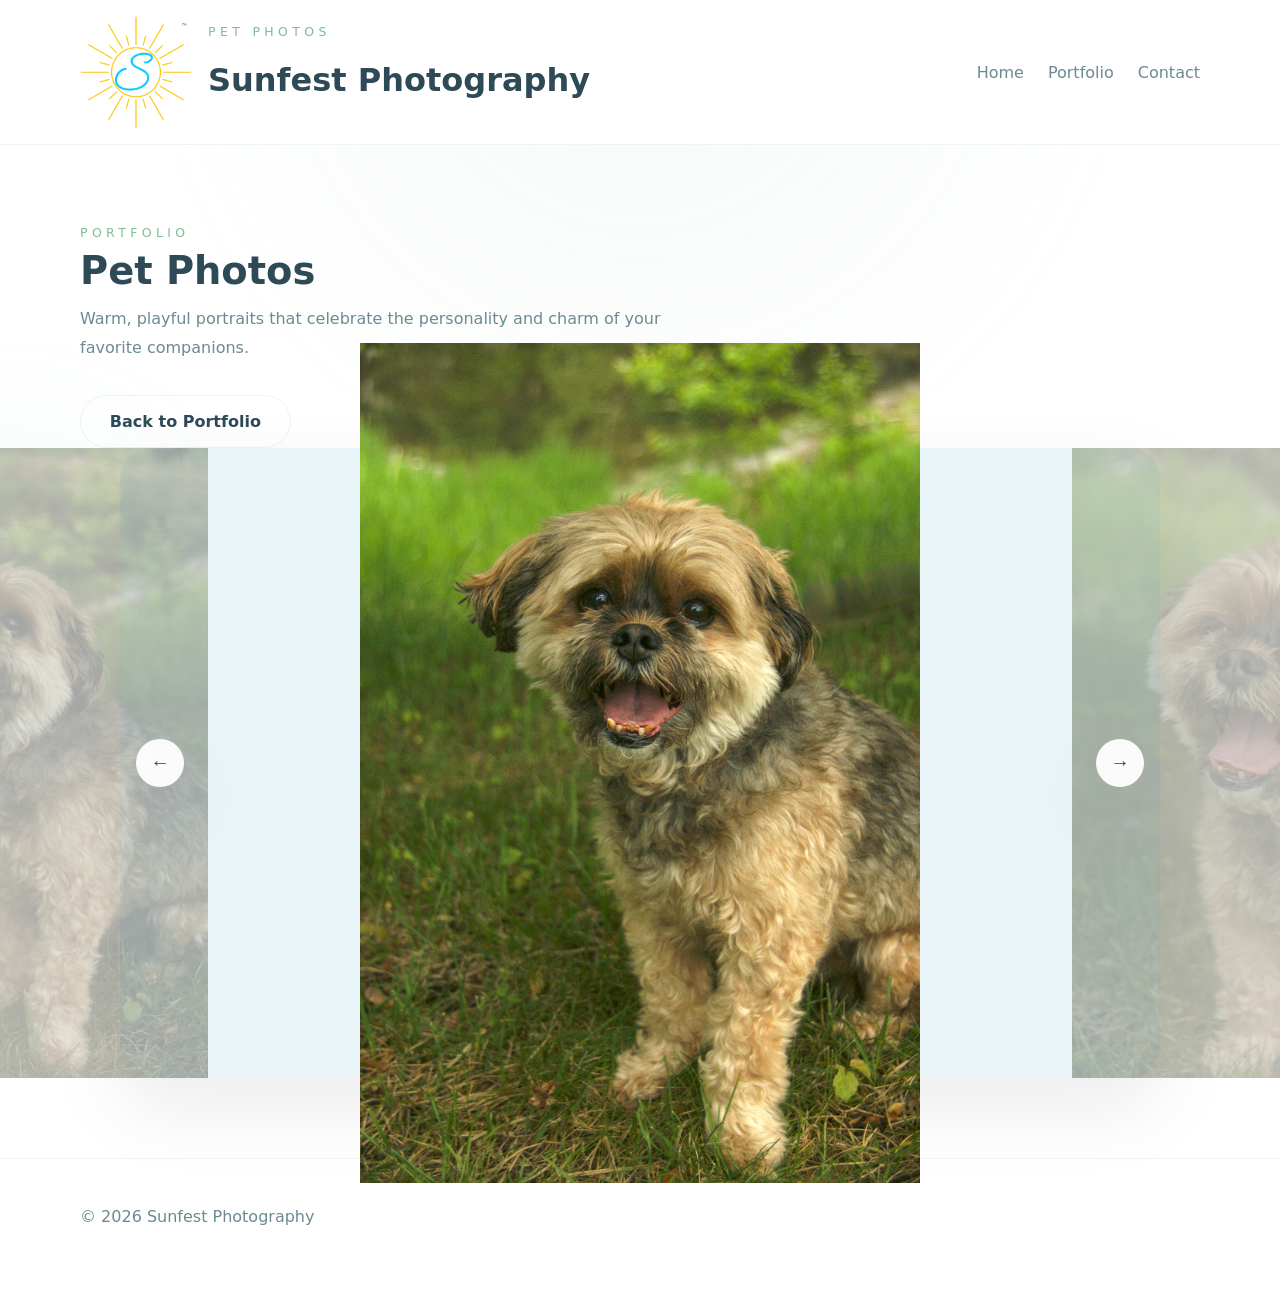
<file: pet-photos.html>
<!DOCTYPE html>
<html lang="en">
<head>
  <meta charset="UTF-8" />
  <meta name="viewport" content="width=device-width, initial-scale=1.0" />
  <title>Pet Photos | Sunfest Photography</title>
  <link rel="stylesheet" href="styles.css" />
</head>
<body>
  <header class="site-header">
    <div class="container header-inner">
      <a class="brand" href="Photowebsite.html" aria-label="Go to the home page">
        <div class="logo">
          <img src="./Photos for site/CEC11EE0-8C69-4862-8552-D9A88CEC6F9B.png" alt="Sunfest Photos logo" />
        </div>
        <div>
          <p class="eyebrow">Pet Photos</p>
          <h1>Sunfest Photography</h1>
        </div>
      </a>
      <nav class="site-nav">
        <a href="Photowebsite.html">Home</a>
        <a href="Photowebsite.html#portfolio">Portfolio</a>
        <a href="Photowebsite.html#contact">Contact</a>
      </nav>
    </div>
  </header>

  <main>
    <section class="section portfolio-section">
      <div class="container">
        <div class="section-header">
          <p class="eyebrow">Portfolio</p>
          <h2>Pet Photos</h2>
          <p class="page-intro">Warm, playful portraits that celebrate the personality and charm of your favorite companions.</p>
        </div>
        <div class="gallery-page-actions">
          <a class="button button-secondary" href="Photowebsite.html">Back to Portfolio</a>
        </div>
        <div class="carousel" aria-label="Pet Photos carousel">
          <div class="carousel-track">
            <div class="carousel-slide">
              <img src="./Pet photos/3144EC6D-A74C-4DBA-AE3B-B5AA3E750A83_1_105_c.jpeg" alt="Pet portrait sample" />
            </div>
            <div class="carousel-slide">
              <img src="./Pet photos/smiley dog.jpeg" alt="Pet portrait sample" />
            </div>
            <div class="carousel-slide">
              <img src="./Pet photos/4B4F1E46-1BA5-438D-9887-AC2BCD3C4082.jpeg" alt="Pet portrait sample" />
            </div>
            <div class="carousel-slide">
              <img src="./Pet photos/53A517B3-BBE2-4105-9BD0-A397EED52253_1_105_c.jpeg" alt="Pet portrait sample" />
            </div>
            <div class="carousel-slide">
              <img src="./Pet photos/63172378-02EA-4F37-98E9-A68C16504120_1_105_c.jpeg" alt="Pet portrait sample" />
            </div>
            <div class="carousel-slide">
              <img src="./Pet photos/77D0C396-72C6-498F-A137-EA1C493EDA6D_1_105_c.jpeg" alt="Pet portrait sample" />
            </div>
            <div class="carousel-slide">
              <img src="./Pet photos/BE090FB8-973F-491C-A5AB-54902DB9E6A3_1_105_c.jpeg" alt="Pet portrait sample" />
            </div>
            <div class="carousel-slide">
              <img src="./Pet photos/BF1C8783-7DB0-49B1-9C51-C30F05489950_1_105_c.jpeg" alt="Pet portrait sample" />
            </div>
            <div class="carousel-slide">
              <img src="./Pet photos/CF4DD633-DCF3-4E4B-B6AD-2F4F85746129_1_105_c.jpeg" alt="Pet portrait sample" />
            </div>
            <div class="carousel-slide">
              <img src="./Pet photos/EBE9FA02-5ACD-4858-BB94-397540343CBD_1_105_c.jpeg" alt="Pet portrait sample" />
            </div>
            <div class="carousel-slide">
              <img src="./Pet photos/F01A2644-E328-4B53-B190-1AC19A75662F_1_105_c.jpeg" alt="Pet portrait sample" />
            </div>
            <div class="carousel-slide">
              <img src="./Pet photos/F3C38A2E-D465-4DDF-BF38-C61BD145D2EB_1_105_c.jpeg" alt="Pet portrait sample" />
            </div>
          </div>
          <button class="carousel-button carousel-button--prev" aria-label="Previous slide">&#x2190;</button>
          <button class="carousel-button carousel-button--next" aria-label="Next slide">&#x2192;</button>
          <div class="carousel-indicators">
            <button class="carousel-indicator active" aria-label="Slide 1"></button>
            <button class="carousel-indicator" aria-label="Slide 2"></button>
            <button class="carousel-indicator" aria-label="Slide 3"></button>
          </div>
        </div>
      </div>
    </section>
  </main>

  <footer class="site-footer">
    <div class="container footer-inner">
      <p>© 2026 Sunfest Photography</p>
      <p></p>
    </div>
  </footer>

  <script src="script.js"></script>
</body>
</html>
</file>
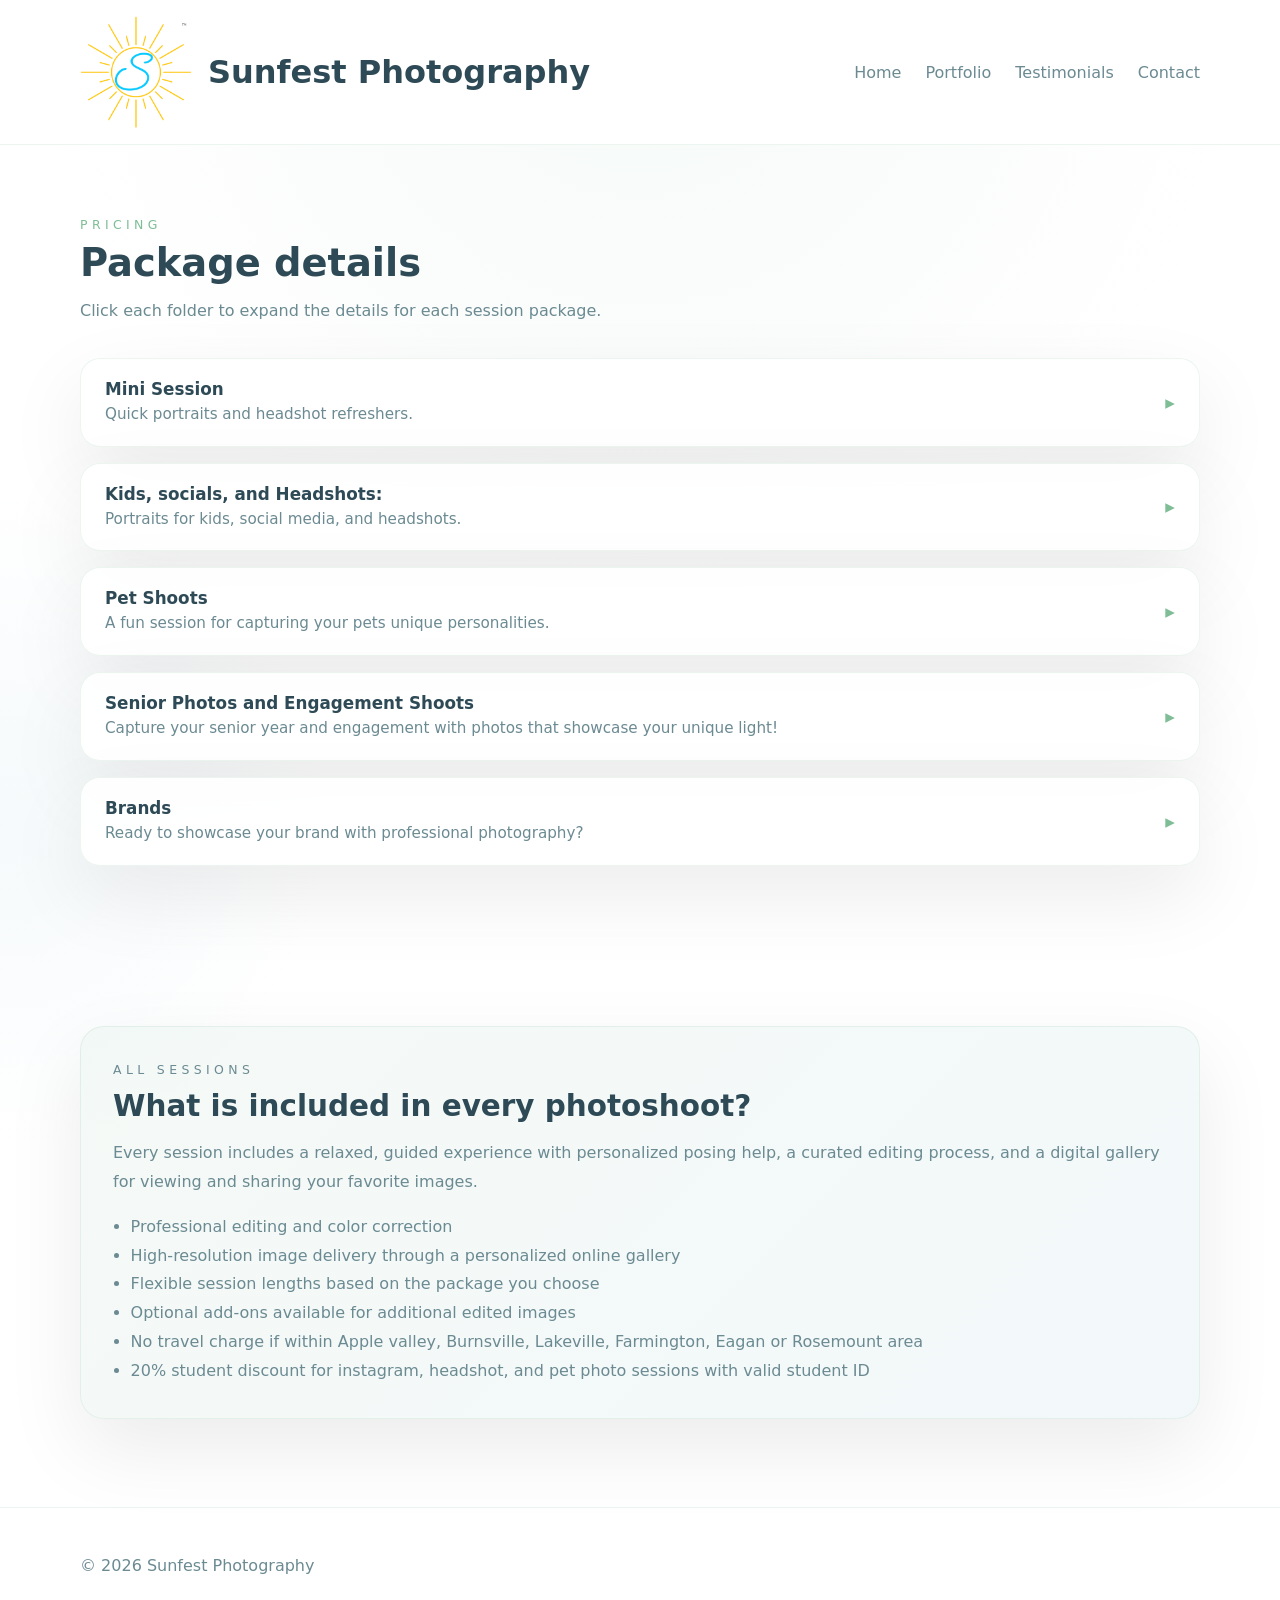
<file: pricing.html>
<!DOCTYPE html>
<html lang="en">
<head>
  <meta charset="UTF-8" />
  <meta name="viewport" content="width=device-width, initial-scale=1.0" />
  <title>Pricing | Sunfest Photography</title>
  <link rel="stylesheet" href="styles.css" />
</head>
<body>
  <header class="site-header">
    <div class="container header-inner">
      <a class="brand" href="Photowebsite.html" aria-label="Go to the home page">
        <div class="logo">
          <img src="./Photos for site/CEC11EE0-8C69-4862-8552-D9A88CEC6F9B.png" alt="Sunfest Photography logo" />
        </div>
        <div>
          <h1>Sunfest Photography</h1>
        </div>
      </a>
      <nav class="site-nav">
        <a href="Photowebsite.html">Home</a>
        <a href="Photowebsite.html#portfolio">Portfolio</a>
        <a href="Photowebsite.html#testimonials">Testimonials</a>
        <a href="Photowebsite.html#contact">Contact</a>
      </nav>
    </div>
  </header>

  <main class="pricing-page">
    <section class="section">
      <div class="container">
        <div class="section-header">
          <p class="eyebrow">Pricing</p>
          <h2>Package details</h2>
          <p class="page-intro">Click each folder to expand the details for each session package.</p>
        </div>

        <div class="pricing-accordion">
          <article class="pricing-card">
            <button class="pricing-toggle" type="button" aria-expanded="false">
              <span class="pricing-label">
                <span class="pricing-folder-title">Mini Session</span>
                <span class="pricing-folder-description">Quick portraits and headshot refreshers.</span>
              </span>
              <span class="pricing-arrow" aria-hidden="true">▸</span>
            </button>
            <div class="pricing-details" hidden>
              <p>Perfect for quick portraits or a fresh headshot session.</p>
              <ul>
                <li>30-minute photo session</li>
                <li>1 outfit change</li>
                <li>Each additional edit is $10</li>
              </ul>
            </div>
          </article>

          <article class="pricing-card">
            <button class="pricing-toggle" type="button" aria-expanded="false">
              <span class="pricing-label">
                <span class="pricing-folder-title">Kids, socials, and Headshots:</span>
                <span class="pricing-folder-description">Portraits for kids, social media, and headshots.</span>
              </span>
              <span class="pricing-arrow" aria-hidden="true">▸</span>
            </button>
            <div class="pricing-details" hidden>
              <p>Perfect for capturing joyful moments and your unique light.</p>
              <ul>
                <li>1 hour and 5 edited shots+ extras=$50</li>
                <li>2 hours and 10 edited shots+extras= $90</li>
                <li>Each additional edit is $10</li>
              </ul>
            </div>
          </article>

          <article class="pricing-card">
            <button class="pricing-toggle" type="button" aria-expanded="false">
              <span class="pricing-label">
                <span class="pricing-folder-title">Pet Shoots</span>
                <span class="pricing-folder-description">A fun session for capturing your pets unique personalities.</span>
              </span>
              <span class="pricing-arrow" aria-hidden="true">▸</span>
            </button>
            <div class="pricing-details" hidden>
              <p>Session perfect for your adorable pet (and you!) to spend some quality time and capture joyful memories!</p>
              <ul>
                <li>1 hour and 5 edited shots+ extras=$55</li>
                <li>2 hours and 10 edited shots+extras= $100</li>
                <li>Each additional edit is $10</li>
              </ul>
            </div>
          </article>

          <article class="pricing-card">
            <button class="pricing-toggle" type="button" aria-expanded="false">
              <span class="pricing-label">
                <span class="pricing-folder-title">Senior Photos and Engagement Shoots</span>
                <span class="pricing-folder-description">Capture your senior year and engagement with photos that showcase your unique light!</span>
              </span>
              <span class="pricing-arrow" aria-hidden="true">▸</span>
            </button>
            <div class="pricing-details" hidden>
              <p>Capture this momentuous occasion with photos that showcase your unique light!</p>
              <ul>
                <li>1 hour and 5 edited shots+ extras=$60</li>
                <li>2 hours and 10 edited shots+extras= $110</li>
                <li>Each additional edit is $10</li>
              </ul>
            </div>
          </article>

           <article class="pricing-card">
            <button class="pricing-toggle" type="button" aria-expanded="false">
              <span class="pricing-label">
                <span class="pricing-folder-title">Brands</span>
                <span class="pricing-folder-description">Ready to showcase your brand with professional photography?</span>
              </span>
              <span class="pricing-arrow" aria-hidden="true">▸</span>
            </button>
            <div class="pricing-details" hidden>
              <p>High-resolution gallery options including 5+ edited highlights</p>
              <ul>
                <li>$75 for one hour with 5 edited shots</li>
                <li>$145 for two hours and 10 edited shots</li>
                <li>Each additional edit is $10</li>
              </ul>
            </div>
          </article>
          

        </div>
      </div>
    </section>

    <section class="section pricing-info-section">
      <div class="container">
        <div class="pricing-info-card">
          <p class="eyebrow">All sessions</p>
          <h2>What is included in every photoshoot?</h2>
          <p>Every session includes a relaxed, guided experience with personalized posing help, a curated editing process, and a digital gallery for viewing and sharing your favorite images.</p>
          <ul>
            <li>Professional editing and color correction</li>
            <li>High-resolution image delivery through a personalized online gallery</li>
            <li>Flexible session lengths based on the package you choose</li>
            <li>Optional add-ons available for additional edited images </li>
            <li>No travel charge if within Apple valley, Burnsville, Lakeville, Farmington, Eagan or Rosemount area</li>
            <li>20% student discount for instagram, headshot, and pet photo sessions with valid student ID</li>
          </ul>
        </div>
      </div>
    </section>
  </main>

  <footer class="site-footer">
    <div class="container footer-inner">
      <p>© 2026 Sunfest Photography</p>
      <p></p>
    </div>
  </footer>

  <script>
    document.querySelectorAll('.pricing-toggle').forEach((button) => {
      button.addEventListener('click', () => {
        const card = button.closest('.pricing-card');
        const isOpen = card.classList.contains('is-open');

        document.querySelectorAll('.pricing-card').forEach((item) => {
          item.classList.remove('is-open');
          item.querySelector('.pricing-toggle').setAttribute('aria-expanded', 'false');
          item.querySelector('.pricing-details').hidden = true;
        });

        if (!isOpen) {
          card.classList.add('is-open');
          button.setAttribute('aria-expanded', 'true');
          card.querySelector('.pricing-details').hidden = false;
        }
      });
    });
  </script>
</body>
</html>
</file>
<file: styles.css>
:root {
  color-scheme: light;
  --bg: #ffffff;
  --surface: #e8f4f8;
  --surface-2: #d9ecf1;
  --text: #2d4a56;
  --muted: #6b8a92;
  --accent: #7ebd95;
  --accent-strong: #9ccfb0;
  --border: rgba(126, 189, 149, 0.15);
  --shadow: 0 30px 80px rgba(0, 0, 0, 0.08);
}

* {
  box-sizing: border-box;
}

html {
  scroll-behavior: smooth;
}

body {
  margin: 0;
  font-family: Inter, system-ui, -apple-system, BlinkMacSystemFont, "Segoe UI", sans-serif;
  background: radial-gradient(circle at top, rgba(126, 189, 149, 0.08), transparent 35%),
              radial-gradient(circle at left, rgba(94, 164, 191, 0.06), transparent 22%),
              var(--bg);
  color: var(--text);
}

.text-style-controls {
  position: fixed;
  right: 1rem;
  bottom: 1rem;
  z-index: 1000;
  width: min(260px, calc(100% - 2rem));
  padding: 1rem;
  border: 1px solid var(--border);
  border-radius: 1rem;
  background: rgba(255, 255, 255, 0.96);
  box-shadow: var(--shadow);
}

.text-style-controls__title {
  font-weight: 700;
  margin-bottom: 0.75rem;
  color: var(--text);
}

.text-style-control {
  display: flex;
  flex-direction: column;
  gap: 0.35rem;
  margin-bottom: 0.75rem;
  font-size: 0.9rem;
  color: var(--muted);
}

.text-style-control span {
  font-weight: 600;
  color: var(--text);
}

.text-style-control select,
.text-style-control input {
  width: 100%;
  padding: 0.55rem 0.7rem;
  border: 1px solid var(--border);
  border-radius: 0.8rem;
  font: inherit;
}

.text-style-controls .button {
  width: 100%;
  padding: 0.75rem 1rem;
  font-size: 0.95rem;
}

img {
  max-width: 100%;
  display: block;
}

.container {
  width: min(1120px, calc(100% - 2rem));
  margin: 0 auto;
}

.site-header {
  position: sticky;
  top: 0;
  background: rgba(255, 255, 255, 0.95);
  backdrop-filter: blur(14px);
  border-bottom: 1px solid var(--border);
  z-index: 10;
}

.header-inner,
.about-inner,
.contact-inner {
  display: grid;
  gap: 1.5rem;
  align-items: center;
  padding: 1rem 0;
}

.header-inner {
  grid-template-columns: 1fr auto;
}

.brand {
  display: flex;
  align-items: center;
  gap: 1rem;
  color: inherit;
  text-decoration: none;
}

.logo {
  display: grid;
  place-items: center;
  width: 7rem;
  height: 7rem;
  border-radius: .1rem;
  background: linear-gradient(135deg, var(--bg), var(--bg));
  padding: 0.0rem;
  overflow: hidden;
}

.logo img,
.logo svg {
  width: 100%;
  height: 100%;
  object-fit: contain;
  display: block;
}

.eyebrow {
  text-transform: uppercase;
  letter-spacing: 0.35em;
  font-size: 0.78rem;
  color: var(--accent);
  margin: 0 0 0.5rem;
}

.site-nav {
  display: flex;
  gap: 1.5rem;
  flex-wrap: wrap;
  align-items: center;
}

.site-nav a {
  color: var(--muted);
  text-decoration: none;
  transition: color 0.2s ease;
}

.site-nav a:hover {
  color: var(--text);
}

.hero {
  min-height: calc(100vh - 84px);
  display: grid;
  place-items: center;
  padding: 5rem 0 6rem;
  background: linear-gradient(rgba(255, 255, 255, 0.32), rgba(255, 255, 255, 0.32)), url('./Photos\ for\ site/IMG_4722.jpeg') center / cover no-repeat;
  background-attachment: fixed;
  position: relative;
}

.hero-copy {
  max-width: 720px;
  text-align: center;
  position: relative;
  z-index: 1;
}

.hero h2 {
  font-size: clamp(2.5rem, 5vw, 4rem);
  line-height: 1.03;
  margin: 0 0 1rem;
  color: #ffffff;
  display: flex;
  flex-direction: column;
  gap: 0.15rem;
}

.hero-title-line {
  display: block;
  font-weight: 700;
  line-height: 1.15;
  font-size: clamp(3rem, 3.2vw, 2.4rem);
}

.hero-title-line--secondary {
  font-weight: 600;
  line-height: 1.15;
}

.text-size-xxs { font-size: 0.65rem !important; }
.text-size-xs { font-size: 0.8rem !important; }
.text-size-sm { font-size: 0.95rem !important; }
.text-size-base { font-size: 1rem !important; }
.text-size-lg { font-size: 1.125rem !important; }
.text-size-xl { font-size: 1.25rem !important; }
.text-size-2xl { font-size: 1.5rem !important; }
.text-size-3xl { font-size: 1.875rem !important; }
.text-size-4xl { font-size: 2.5rem !important; }
.text-size-5xl { font-size: 3.5rem !important; }
.text-size-6xl { font-size: 4.5rem !important; }
.text-size-7xl { font-size: 5.75rem !important; }

.hero p {
  font-size: 1.05rem;
  color: #ffffff;
  line-height: 1.8;
  margin: 0 0 2rem;
}

.hero-actions {
  display: flex;
  justify-content: center;
  flex-wrap: wrap;
  gap: 1rem;
}

.button {
  display: inline-flex;
  align-items: center;
  justify-content: center;
  padding: 1rem 1.8rem;
  border-radius: 999px;
  border: 1px solid transparent;
  text-decoration: none;
  font-weight: 600;
  transition: transform 0.2s ease, background-color 0.2s ease, border-color 0.2s ease;
}

.button:hover {
  transform: translateY(-2px);
}

.button-primary {
  background: var(--accent);
  color: #111;
}

.button-secondary {
  background: transparent;
  color: var(--text);
  border-color: var(--border);
}

.section {
  padding: 5rem 0;
}

.section-header {
  max-width: 600px;
  margin-bottom: 2rem;
}

.section-header h2 {
  margin: 0;
  font-size: clamp(2rem, 3vw, 3rem);
}

.gallery-grid,
.services-grid {
  display: grid;
  gap: 1.5rem;
}

.gallery-grid {
  grid-template-columns: repeat(3, 1fr);
}

.gallery-card {
  display: block;
  color: inherit;
  text-decoration: none;
  background: var(--surface);
  border: 1px solid var(--border);
  border-radius: 1.5rem;
  overflow: hidden;
  box-shadow: var(--shadow);
}

.gallery-image {
  min-height: 260px;
  display: grid;
  place-items: center;
  overflow: hidden;
  background: var(--surface-2);
}

.gallery-image img {
  width: 100%;
  height: 100%;
  object-fit: cover;
  display: block;
}

.gallery-image.portrait,
.gallery-image.wedding,
.gallery-image.lifestyle {
  background: var(--surface-2);
}

.gallery-copy {
  padding: 1.75rem;
}

.gallery-copy h3 {
  margin: 0 0 0.75rem;
}

.gallery-copy p {
  margin: 0;
  color: var(--muted);
  line-height: 1.75;
}

.services-grid {
  grid-template-columns: repeat(3, 1fr);
}

.service-card {
  background: linear-gradient(180deg, rgba(126, 189, 149, 0.05), rgba(94, 164, 191, 0.03));
  border: 1px solid var(--border);
  border-radius: 1.5rem;
  padding: 2rem;
  box-shadow: var(--shadow);
}

.service-card h3 {
  margin: 0 0 1rem;
}

.service-card p {
  margin: 0;
  color: var(--muted);
  line-height: 1.75;
}

.carousel {
  position: relative;
  overflow: visible;
  width: min(1040px, 100%);
  margin: 0 auto;
  border-radius: 2rem;
  background: var(--surface);
  box-shadow: var(--shadow);
}

.carousel-track {
  display: flex;
  align-items: center;
  gap: 1in;
  transition: transform 0.4s ease;
  padding: 0;
}
.carousel-slide {
  flex: 0 0 52.5%;
  display: grid;
  place-items: center;
  min-height: 520px;
  background: transparent;
  opacity: 0.35;
  transform: scale(1);
  transform-origin: center center;
  transition: transform 0.4s ease, opacity 0.4s ease, filter 0.4s ease;
  filter: brightness(0.75);
}

.carousel-slide:not(.current-slide) {
  opacity: 0.35;
  filter: brightness(0.7) saturate(0.9);
}

.carousel-slide.current-slide {
  opacity: 1;
  transform: scale(1.3333);
  filter: none;
  z-index: 1;
}

.carousel-slide img {
  max-width: 100%;
  max-height: 70vh;
  width: auto;
  height: auto;
  object-fit: contain;
  display: block;
}

.carousel-button {
  position: absolute;
  top: 50%;
  transform: translateY(-50%);
  width: 3rem;
  height: 3rem;
  border: none;
  border-radius: 999px;
  background: rgba(255, 255, 255, 0.95);
  color: var(--text);
  font-size: 1.2rem;
  box-shadow: var(--shadow);
  cursor: pointer;
  transition: transform 0.2s ease, background-color 0.2s ease;
}

.pricing-page .section {
  padding: 4.5rem 0 5.5rem;
}

.pricing-accordion {
  display: grid;
  gap: 1rem;
}

.pricing-card {
  border: 1px solid var(--border);
  border-radius: 1.25rem;
  background: rgba(255, 255, 255, 0.9);
  box-shadow: var(--shadow);
  overflow: hidden;
}

.pricing-toggle {
  width: 100%;
  display: flex;
  align-items: center;
  justify-content: space-between;
  gap: 1rem;
  padding: 1.25rem 1.5rem;
  border: 0;
  background: transparent;
  color: var(--text);
  font: inherit;
  text-align: left;
  cursor: pointer;
}

.pricing-label {
  display: flex;
  flex-direction: column;
  gap: 0.25rem;
}

.pricing-folder-title {
  font-size: 1.05rem;
  font-weight: 700;
}

.pricing-folder-description {
  color: var(--muted);
  font-size: 0.95rem;
  line-height: 1.5;
}

.pricing-arrow {
  font-size: 1.2rem;
  color: var(--accent);
  transition: transform 0.2s ease;
}

.pricing-card.is-open .pricing-arrow {
  transform: rotate(90deg);
}

.pricing-details {
  overflow: hidden;
  max-height: 0;
  padding: 0 1.5rem;
  transition: max-height 0.25s ease, padding 0.25s ease;
}

.pricing-card.is-open .pricing-details {
  max-height: 220px;
  padding: 0 1.5rem 1.5rem;
}

.pricing-details p,
.pricing-details ul {
  margin: 0;
  color: var(--muted);
  line-height: 1.7;
}

.pricing-details p {
  margin-bottom: 0.75rem;
}

.pricing-details ul {
  padding-left: 1.1rem;
}

.pricing-info-section {
  padding-top: 0;
}

.pricing-info-card {
  background: linear-gradient(135deg, rgba(126, 189, 149, 0.08), rgba(94, 164, 191, 0.08));
  border: 1px solid var(--border);
  border-radius: 1.5rem;
  padding: 2rem;
  box-shadow: var(--shadow);
}

.pricing-info-card h2 {
  margin: 0 0 1rem;
  font-size: clamp(1.6rem, 2.3vw, 2.2rem);
}

.pricing-info-card p,
.pricing-info-card li {
  color: var(--muted);
  line-height: 1.8;
}

.pricing-info-card ul {
  margin: 1rem 0 0;
  padding-left: 1.1rem;
}

@media (max-width: 900px) {
  .carousel-track {
    gap: 1rem;
  }
}

@media (max-width: 700px) {
  .carousel-track {
    padding: 0 1rem;
  }

  .carousel-slide {
    flex: 0 0 90%;
  }

  .pricing-toggle {
    padding: 1.1rem 1.15rem;
  }

  .pricing-folder-description {
    font-size: 0.9rem;
  }

  .pricing-info-card {
    padding: 1.5rem;
  }
}

.carousel-button:hover {
  transform: translateY(-50%) scale(1.05);
}

.carousel-button--prev {
  left: 1rem;
}

.carousel-button--next {
  right: 1rem;
}

.carousel-indicators {
  display: none;
}

.carousel-indicator {
  width: 0.75rem;
  height: 0.75rem;
  border: none;
  border-radius: 999px;
  background: rgba(126, 189, 149, 0.4);
  cursor: pointer;
  transition: transform 0.2s ease, background-color 0.2s ease;
}

.carousel-indicator.active {
  background: var(--accent);
  transform: scale(1.1);
}

.page-intro {
  color: var(--muted);
  max-width: 640px;
  margin-top: 0.75rem;
  line-height: 1.8;
}

.gallery-page-actions {
  margin-top: 1.5rem;
}

.about-inner {
  grid-template-columns: 1.2fr 0.8fr;
}

.about-copy h2 {
  margin-top: 0;
}

.about-copy p {
  color: var(--muted);
  line-height: 1.8;
}

.about-copy ul {
  padding-left: 1.2rem;
  margin: 1.5rem 0 0;
  color: var(--muted);
}

.about-copy li {
  margin-bottom: 0.75rem;
}

.about-image {
  min-height: 320px;
  border-radius: 2rem;
  background: linear-gradient(135deg, #7ebd95 0%, #5ea4bf 100%);
  box-shadow: var(--shadow);
  overflow: hidden;
}

.about-image img {
  width: 100%;
  height: 100%;
  object-fit: cover;
  display: block;
}

.contact-form {
  display: grid;
  gap: 1rem;
  max-width: 540px;
}

.contact-form label {
  font-weight: 600;
}

.contact-form input,
.contact-form textarea {
  width: 100%;
  border-radius: 1rem;
  border: 1px solid rgba(126, 189, 149, 0.2);
  background: rgba(126, 189, 149, 0.05);
  color: var(--text);
  padding: 1rem;
  font: inherit;
}

.contact-form input:focus,
.contact-form textarea:focus {
  outline: 2px solid rgba(126, 189, 149, 0.5);
  outline-offset: 2px;
}

.site-footer {
  padding: 2rem 0 3rem;
  border-top: 1px solid var(--border);
}

.footer-inner {
  display: flex;
  justify-content: space-between;
  gap: 1rem;
  flex-wrap: wrap;
  color: var(--muted);
}

@media (max-width: 900px) {
  .gallery-grid,
  .services-grid {
    grid-template-columns: 1fr 1fr;
  }

  .about-inner {
    grid-template-columns: 1fr;
  }
}

@media (max-width: 700px) {
  .header-inner {
    grid-template-columns: 1fr;
  }

  .site-nav {
    justify-content: flex-start;
  }

  .gallery-grid,
  .services-grid {
    grid-template-columns: 1fr;
  }

  .hero {
    padding-top: 4rem;
  }
}
</file>
